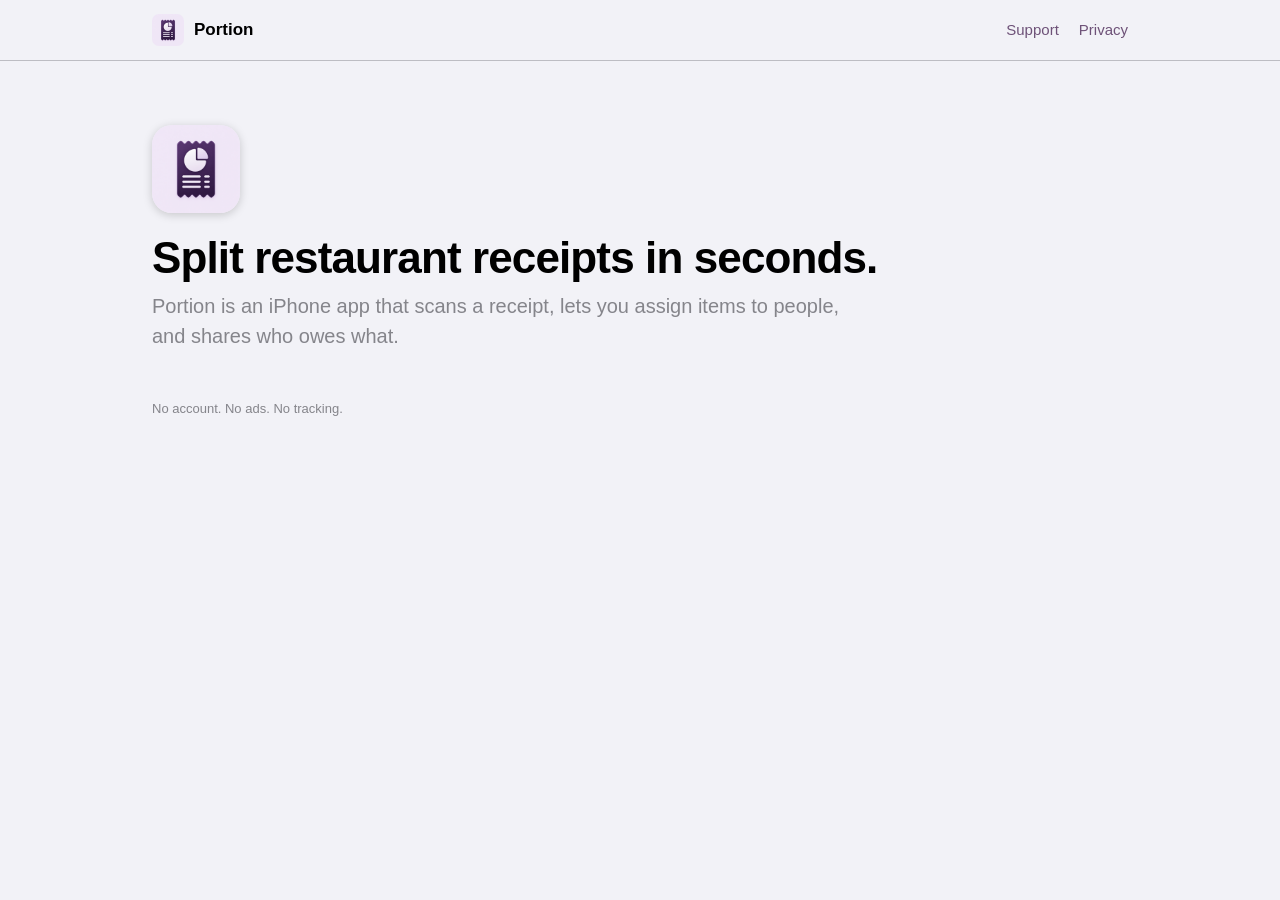
<file: index.html>
<!doctype html>
<html lang="en">
<head>
  <meta charset="utf-8">
  <meta name="viewport" content="width=device-width, initial-scale=1">
  <title>Portion</title>
  <meta name="description" content="Portion is an iPhone app for reviewing, splitting, and sharing restaurant receipts.">
  <link rel="icon" href="icon.png">
  <link rel="apple-touch-icon" href="icon.png">
  <link rel="stylesheet" href="style.css">
</head>
<body>
  <header class="site">
    <div class="site-inner">
      <a class="brand" href="./"><img src="icon.png" alt="">Portion</a>
      <nav><a href="support/">Support</a><a href="privacy/">Privacy</a></nav>
    </div>
  </header>
  <main>
    <section class="hero">
      <img src="icon.png" alt="" width="88" height="88">
      <h1>Split restaurant receipts in seconds.</h1>
      <p class="lede">Portion is an iPhone app that scans a receipt, lets you assign items to people, and shares who owes what.</p>
    </section>

    <footer>No account. No ads. No tracking.</footer>
  </main>
</body>
</html>
</file>
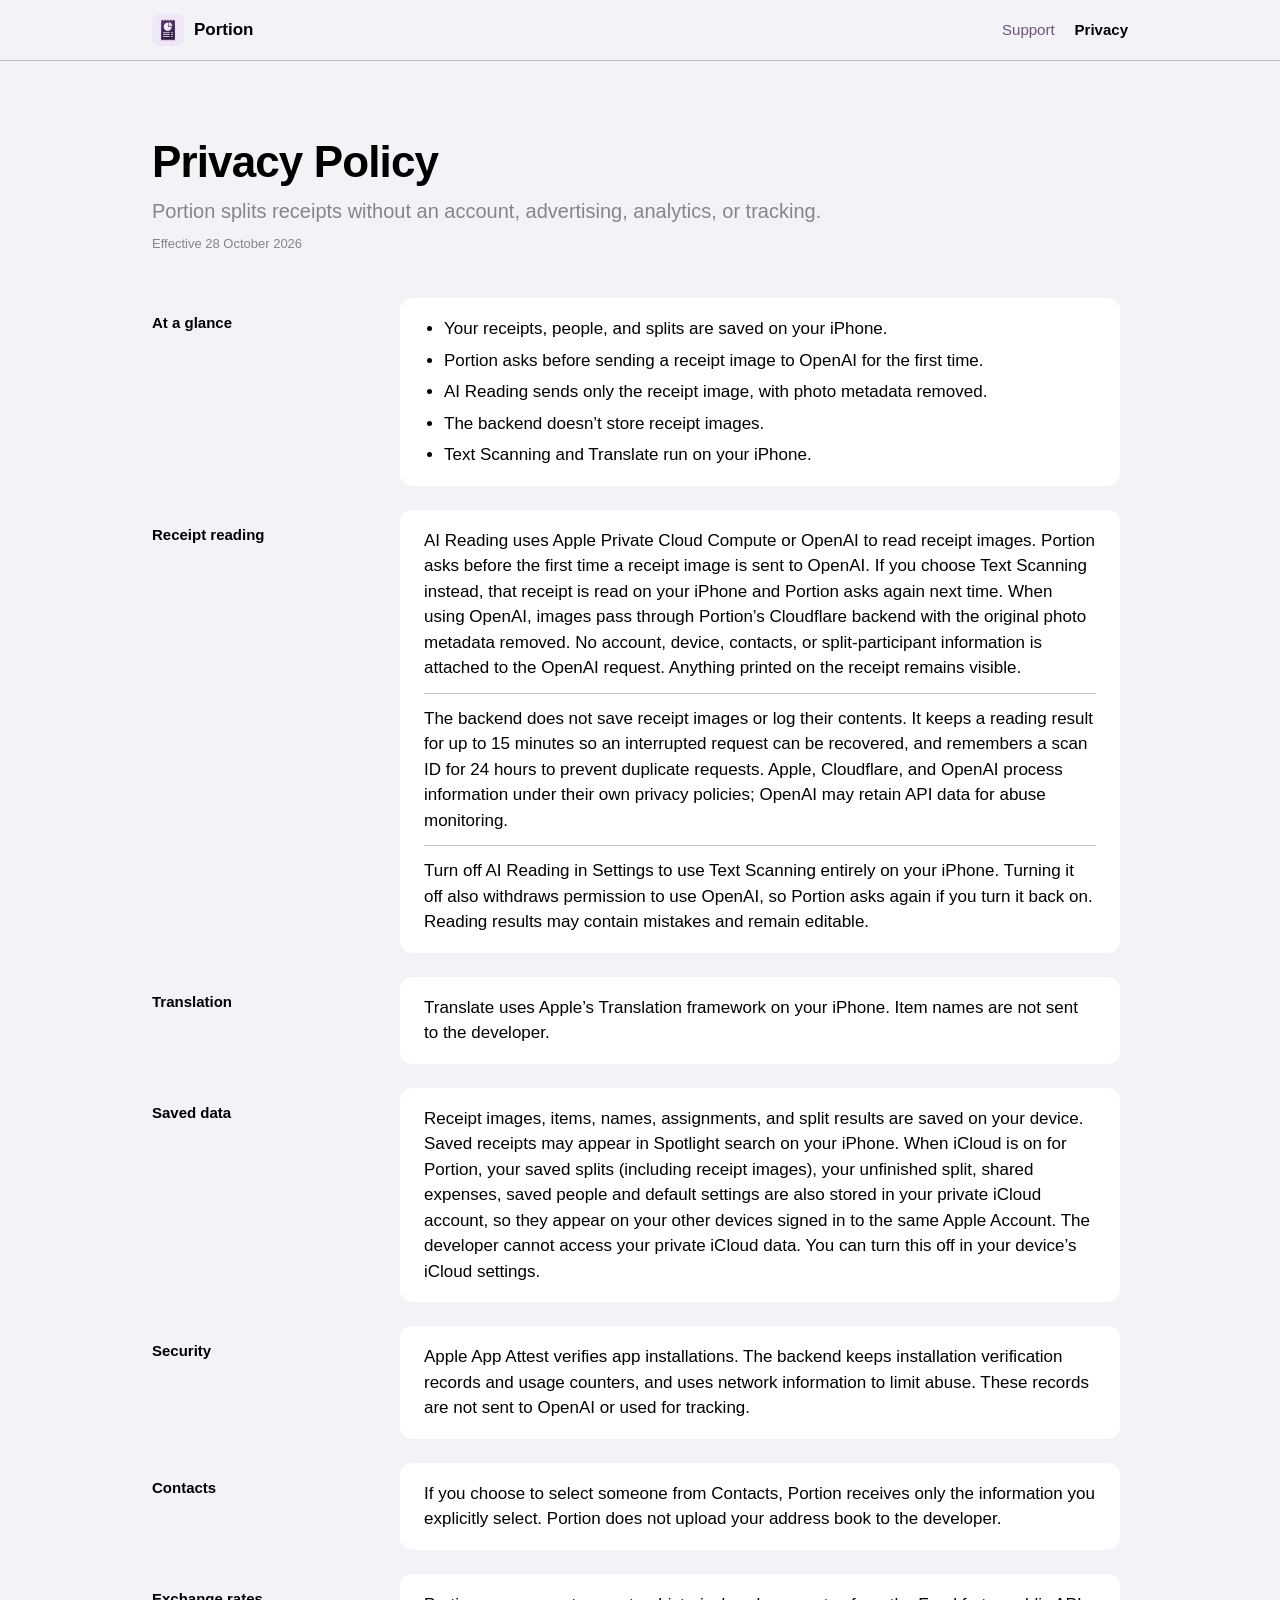
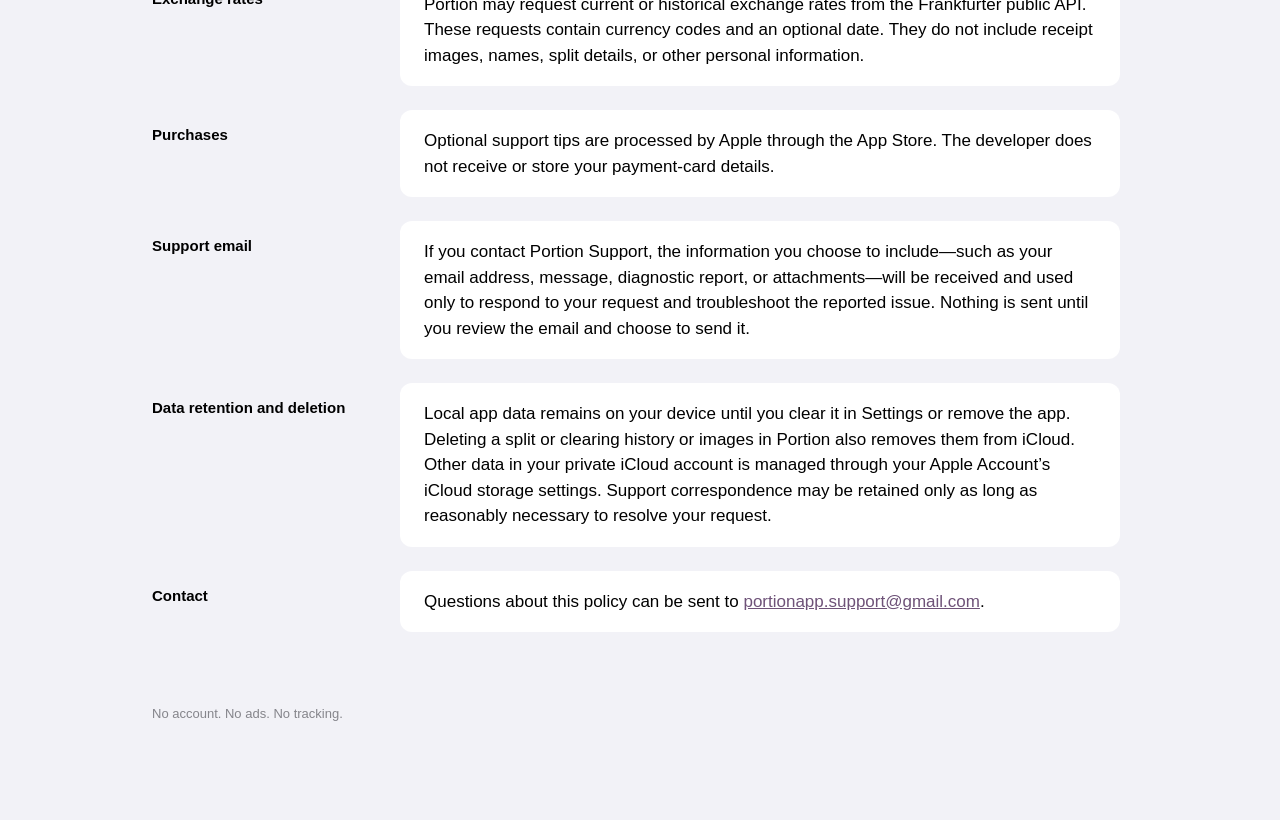
<file: privacy/index.html>
<!doctype html>
<html lang="en">
<head>
  <meta charset="utf-8">
  <meta name="viewport" content="width=device-width, initial-scale=1">
  <title>Portion Privacy Policy</title>
  <link rel="icon" href="../icon.png">
  <link rel="stylesheet" href="../style.css">
</head>
<body>
  <header class="site">
    <div class="site-inner">
      <a class="brand" href="../"><img src="../icon.png" alt="">Portion</a>
      <nav><a href="../support/">Support</a><a href="./" aria-current="page">Privacy</a></nav>
    </div>
  </header>
  <main class="doc">
    <section class="hero">
      <h1>Privacy Policy</h1>
      <p class="lede">Portion splits receipts without an account, advertising, analytics, or tracking.</p>
      <p class="meta">Effective 28 October 2026</p>
    </section>

    <h2>At a glance</h2>
    <div class="card">
      <ul>
        <li>Your receipts, people, and splits are saved on your iPhone.</li>
        <li>Portion asks before sending a receipt image to OpenAI for the first time.</li>
        <li>AI Reading sends only the receipt image, with photo metadata removed.</li>
        <li>The backend doesn’t store receipt images.</li>
        <li>Text Scanning and Translate run on your iPhone.</li>
      </ul>
    </div>

    <h2>Receipt reading</h2>
    <div class="card">
      <p>AI Reading uses Apple Private Cloud Compute or OpenAI to read receipt images. Portion asks before the first time a receipt image is sent to OpenAI. If you choose Text Scanning instead, that receipt is read on your iPhone and Portion asks again next time. When using OpenAI, images pass through Portion’s Cloudflare backend with the original photo metadata removed. No account, device, contacts, or split-participant information is attached to the OpenAI request. Anything printed on the receipt remains visible.</p>
      <p>The backend does not save receipt images or log their contents. It keeps a reading result for up to 15 minutes so an interrupted request can be recovered, and remembers a scan ID for 24 hours to prevent duplicate requests. Apple, Cloudflare, and OpenAI process information under their own privacy policies; OpenAI may retain API data for abuse monitoring.</p>
      <p>Turn off AI Reading in Settings to use Text Scanning entirely on your iPhone. Turning it off also withdraws permission to use OpenAI, so Portion asks again if you turn it back on. Reading results may contain mistakes and remain editable.</p>
    </div>

    <h2>Translation</h2>
    <div class="card">
      <p>Translate uses Apple’s Translation framework on your iPhone. Item names are not sent to the developer.</p>
    </div>

    <h2>Saved data</h2>
    <div class="card">
      <p>Receipt images, items, names, assignments, and split results are saved on your device. Saved receipts may appear in Spotlight search on your iPhone. When iCloud is on for Portion, your saved splits (including receipt images), your unfinished split, shared expenses, saved people and default settings are also stored in your private iCloud account, so they appear on your other devices signed in to the same Apple Account. The developer cannot access your private iCloud data. You can turn this off in your device’s iCloud settings.</p>
    </div>

    <h2>Security</h2>
    <div class="card">
      <p>Apple App Attest verifies app installations. The backend keeps installation verification records and usage counters, and uses network information to limit abuse. These records are not sent to OpenAI or used for tracking.</p>
    </div>

    <h2>Contacts</h2>
    <div class="card">
      <p>If you choose to select someone from Contacts, Portion receives only the information you explicitly select. Portion does not upload your address book to the developer.</p>
    </div>

    <h2>Exchange rates</h2>
    <div class="card">
      <p>Portion may request current or historical exchange rates from the Frankfurter public API. These requests contain currency codes and an optional date. They do not include receipt images, names, split details, or other personal information.</p>
    </div>

    <h2>Purchases</h2>
    <div class="card">
      <p>Optional support tips are processed by Apple through the App Store. The developer does not receive or store your payment-card details.</p>
    </div>

    <h2>Support email</h2>
    <div class="card">
      <p>If you contact Portion Support, the information you choose to include—such as your email address, message, diagnostic report, or attachments—will be received and used only to respond to your request and troubleshoot the reported issue. Nothing is sent until you review the email and choose to send it.</p>
    </div>

    <h2>Data retention and deletion</h2>
    <div class="card">
      <p>Local app data remains on your device until you clear it in Settings or remove the app. Deleting a split or clearing history or images in Portion also removes them from iCloud. Other data in your private iCloud account is managed through your Apple Account’s iCloud storage settings. Support correspondence may be retained only as long as reasonably necessary to resolve your request.</p>
    </div>

    <h2>Contact</h2>
    <div class="card">
      <p>Questions about this policy can be sent to <a href="mailto:portionapp.support@gmail.com">portionapp.support@gmail.com</a>.</p>
    </div>

    <footer>No account. No ads. No tracking.</footer>
  </main>
</body>
</html>
</file>
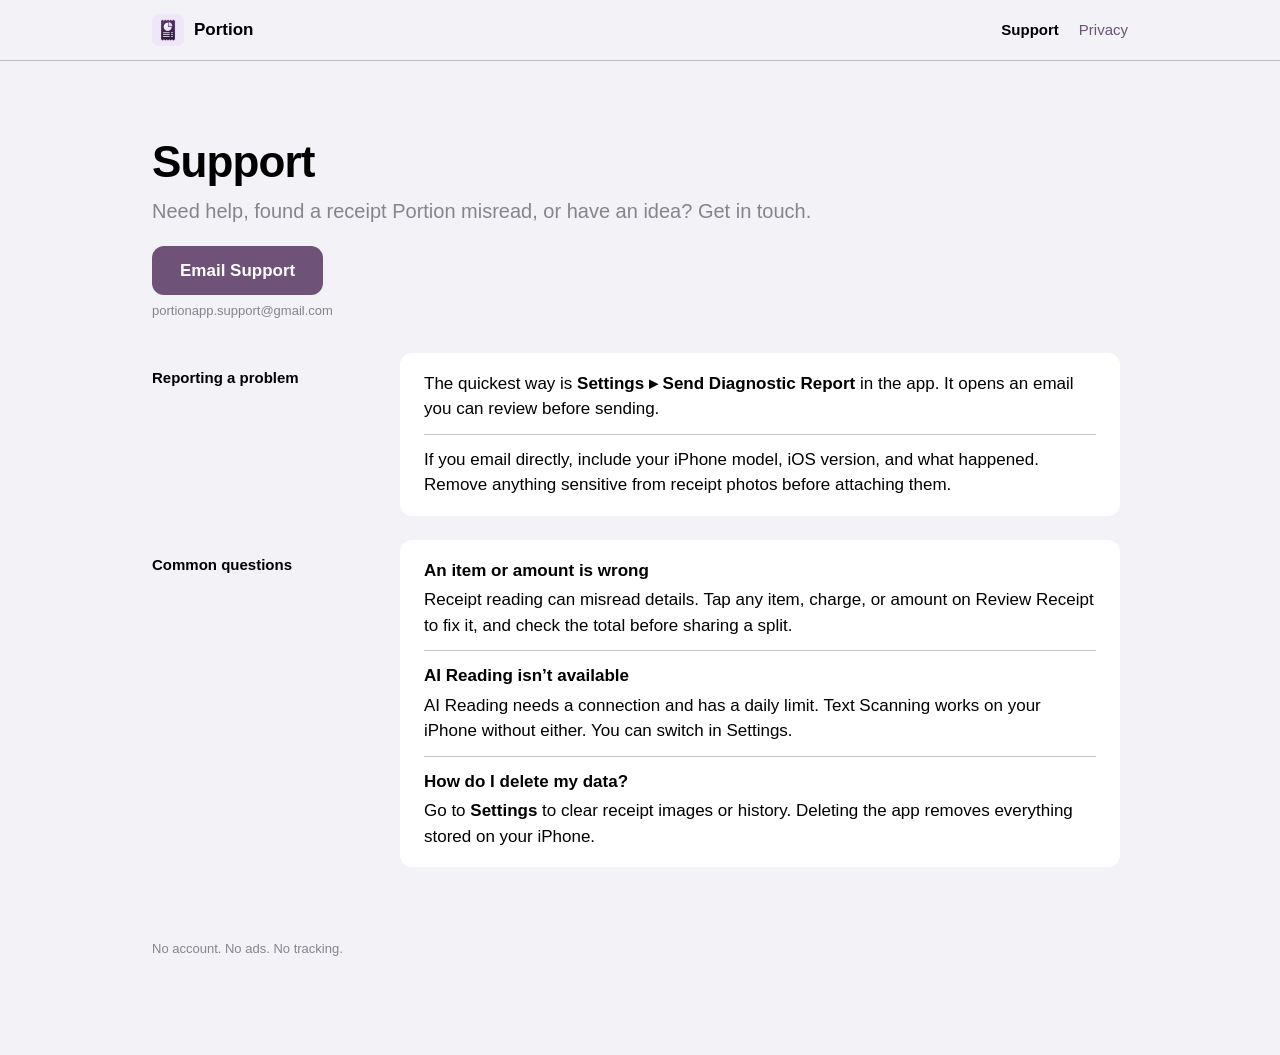
<file: support/index.html>
<!doctype html>
<html lang="en">
<head>
  <meta charset="utf-8">
  <meta name="viewport" content="width=device-width, initial-scale=1">
  <title>Portion Support</title>
  <link rel="icon" href="../icon.png">
  <link rel="stylesheet" href="../style.css">
</head>
<body>
  <header class="site">
    <div class="site-inner">
      <a class="brand" href="../"><img src="../icon.png" alt="">Portion</a>
      <nav><a href="./" aria-current="page">Support</a><a href="../privacy/">Privacy</a></nav>
    </div>
  </header>
  <main class="doc">
    <section class="hero">
      <h1>Support</h1>
      <p class="lede">Need help, found a receipt Portion misread, or have an idea? Get in touch.</p>
      <a class="button" href="mailto:portionapp.support@gmail.com">Email Support</a>
      <p class="footnote">portionapp.support@gmail.com</p>
    </section>

    <h2>Reporting a problem</h2>
    <div class="card">
      <p>The quickest way is <strong>Settings ▸ Send Diagnostic Report</strong> in the app. It opens an email you can review before sending.</p>
      <p>If you email directly, include your iPhone model, iOS version, and what happened. Remove anything sensitive from receipt photos before attaching them.</p>
    </div>

    <h2>Common questions</h2>
    <div class="card">
      <h3>An item or amount is wrong</h3>
      <p>Receipt reading can misread details. Tap any item, charge, or amount on Review Receipt to fix it, and check the total before sharing a split.</p>
      <h3>AI Reading isn’t available</h3>
      <p>AI Reading needs a connection and has a daily limit. Text Scanning works on your iPhone without either. You can switch in Settings.</p>
      <h3>How do I delete my data?</h3>
      <p>Go to <strong>Settings</strong> to clear receipt images or history. Deleting the app removes everything stored on your iPhone.</p>
    </div>

    <footer>No account. No ads. No tracking.</footer>
  </main>
</body>
</html>
</file>
<file: style.css>
/* Mirrors the app: iOS grouped background, inset cards, Portion plum accent. */
:root {
  color-scheme: light dark;
  --bg: #f2f2f7;
  --card: #ffffff;
  --label: #000000;
  --secondary: #3c3c4399;
  --separator: #3c3c434a;
  --accent: #6e5278;
  --accent-fill: #6e5278;
  --on-accent: #ffffff;
  font-family: -apple-system, BlinkMacSystemFont, "SF Pro Text", "Segoe UI", sans-serif;
  -webkit-text-size-adjust: 100%;
}
@media (prefers-color-scheme: dark) {
  :root {
    --bg: #000000;
    --card: #1c1c1e;
    --label: #ffffff;
    --secondary: #ebebf599;
    --separator: #54545899;
    --accent: #c2a3c9;
    --accent-fill: #876694;
  }
}
* { box-sizing: border-box; }
body { margin: 0; background: var(--bg); color: var(--label); line-height: 1.5; }
a { color: var(--accent); }
a:focus-visible { outline: 2px solid var(--accent); outline-offset: 2px; border-radius: 4px; }

.site { border-bottom: 0.5px solid var(--separator); }
.site-inner { max-width: 1040px; margin: 0 auto; padding: 12px 16px; display: flex; align-items: center; justify-content: space-between; gap: 16px; }
.brand { display: flex; align-items: center; gap: 10px; color: var(--label); text-decoration: none; font-weight: 600; font-size: 17px; }
.brand img { width: 32px; height: 32px; border-radius: 7px; }
.site nav { display: flex; gap: 20px; }
.site nav a { text-decoration: none; font-size: 15px; }
.site nav a[aria-current] { color: var(--label); font-weight: 600; }

main { max-width: 1040px; margin: 0 auto; padding: 40px 16px 64px; }
.hero { margin-bottom: 32px; }
.hero img { width: 88px; height: 88px; border-radius: 20px; box-shadow: 0 2px 10px #0000002e; }
h1 { font-size: 34px; line-height: 1.15; letter-spacing: -0.02em; margin: 12px 0 8px; }
.lede { color: var(--secondary); font-size: 17px; margin: 0; max-width: 36em; }
.meta { color: var(--secondary); font-size: 13px; margin-top: 8px; }

h2 { font-size: 13px; font-weight: 400; text-transform: uppercase; letter-spacing: 0.02em; color: var(--secondary); margin: 32px 16px 8px; }
.card { background: var(--card); border-radius: 12px; padding: 4px 16px; }
.card p, .card ul { margin: 12px 0; }
.card ul { padding-left: 20px; }
.card li + li { margin-top: 6px; }
.card > * + * { border-top: 0.5px solid var(--separator); padding-top: 12px; }
.card h3 { font-size: 17px; margin: 12px 0 4px; }
.card h3 + p { border: 0; padding-top: 0; margin-top: 0; }

.button { display: inline-block; background: var(--accent-fill); color: var(--on-accent); text-decoration: none; font-weight: 600; font-size: 17px; padding: 12px 28px; border-radius: 12px; margin: 20px 0 6px; }
.footnote { color: var(--secondary); font-size: 13px; margin: 0; }
footer { color: var(--secondary); font-size: 13px; margin-top: 48px; }

/* Laptop and desktop: section titles in a left column, text beside them. */
@media (min-width: 768px) {
  body { font-size: 17px; }
  .site-inner { padding: 14px 32px; }
  main { padding: 64px 32px 96px; }
  h1 { font-size: 44px; }
  .lede { font-size: 20px; }
  main.doc { display: grid; grid-template-columns: 200px minmax(0, 720px); column-gap: 48px; align-items: start; }
  main.doc > * { grid-column: 2; }
  main.doc > .hero, main.doc > footer { grid-column: 1 / -1; }
  main.doc > h2 { grid-column: 1; margin: 0 0 24px; padding-top: 14px; text-transform: none; letter-spacing: 0; font-size: 15px; font-weight: 600; color: var(--label); }
  main.doc > .card { margin-bottom: 24px; padding: 6px 24px; }
}
</file>
